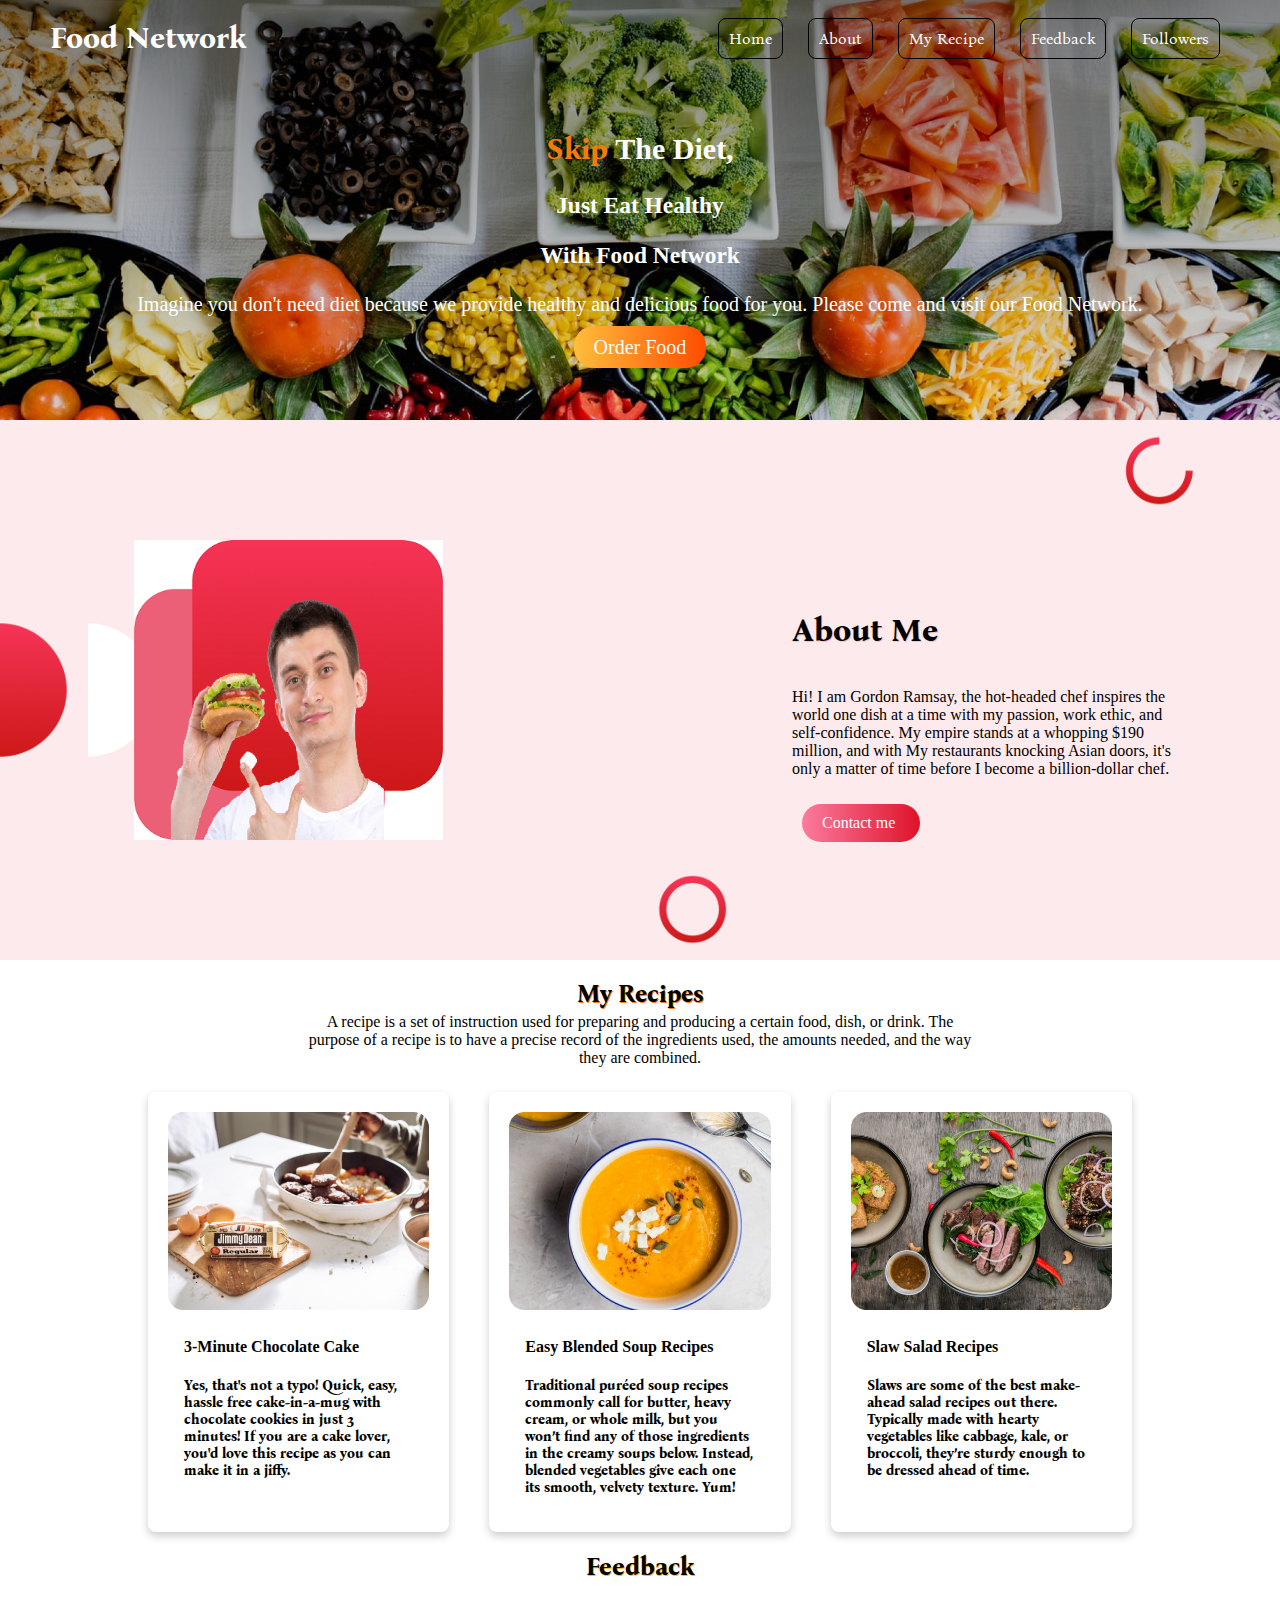
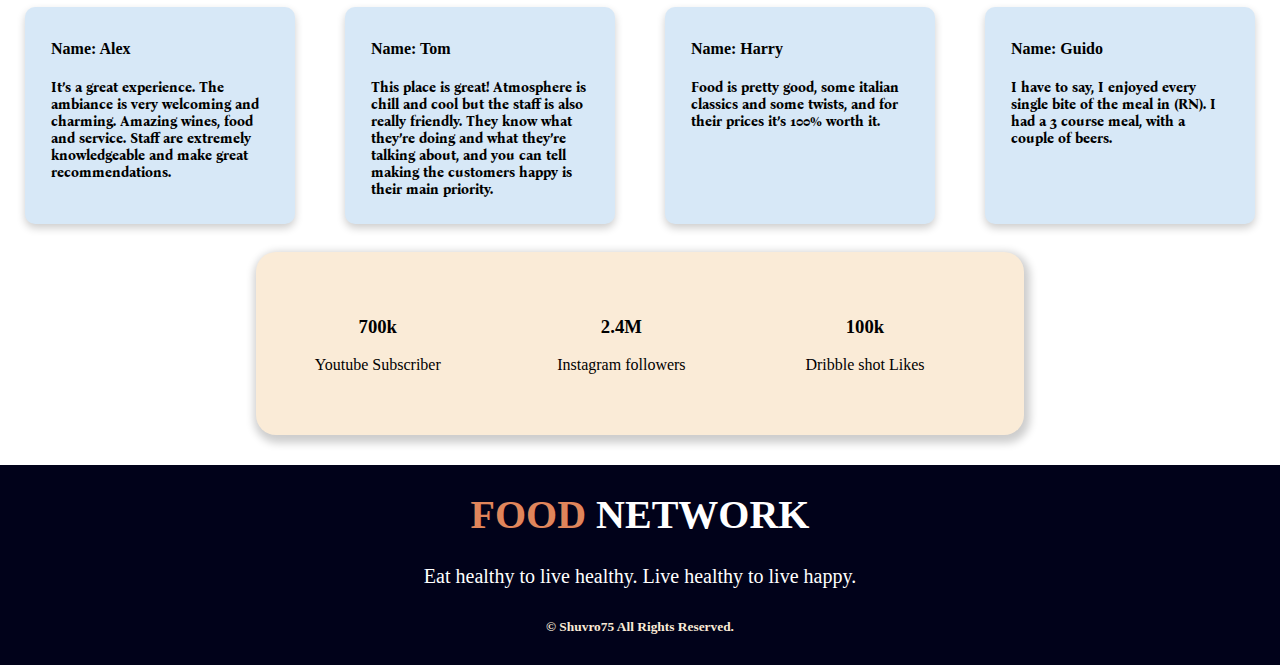
<file: index.html>
<!DOCTYPE html>
<html lang="en">
<head>
    <meta charset="UTF-8">
    <meta http-equiv="X-UA-Compatible" content="IE=edge">
    <meta name="viewport" content="width=device-width, initial-scale=1.0">
    <title>Food Network</title>
    <link rel="stylesheet" href="style.css">
    <link rel="preconnect" href="https://fonts.googleapis.com">
    <link rel="preconnect" href="https://fonts.gstatic.com" crossorigin>
    <link href="https://fonts.googleapis.com/css2?family=Bona+Nova:ital@1&display=swap" rel="stylesheet">
</head>
<body>
    <!-- banner section start-->
    <section class="header">
        <nav class="navbar">
            <div class="brand-image">
                <h1>Food Network</h1>
            </div>
            <div class="nav-links">
                <a href="">Home</a>
                <a href="#about">About</a>
                <a href="#recipe">My Recipe</a>
                <a href="#feedback-id">Feedback</a>
                <a href="#followers-id">Followers</a>
            </div>
        </nav>
        <div class="banner">
            <div class="text-banner">
                <h2><span>Skip</span> The Diet,</h2>
                <h3>Just Eat Healthy</h3>
                <h3>With Food Network</h3>
                <p>Imagine you don't need diet because we provide healthy and delicious food for you. Please come and visit our Food Network.</p>
                <a target="_blank" href="https://github.com/shuvro-baset/food-network">Order Food</a>
            </div>
        </div>
    </section>
    <!-- banner section end-->

    <!-- about section start-->
    <section class="about-section" id="about">
        <div class="about-half">
            <img src="images/male/banner-single.png" alt="">
        </div>
        <div class="about-half">
            <div class="about-text">
                <h1>About Me</h1>
            <p>
                Hi! I am Gordon Ramsay, the hot-headed chef inspires the world one dish at a time with my passion, work ethic, and self-confidence. My empire stands at a whopping $190 million, and with My restaurants knocking Asian doors, it's only a matter of time before I become a billion-dollar chef.
            </p> 
            <a target="_blank" href="https://www.linkedin.com/in/shuvro-baset/">Contact me</a>
            </div>
        </div>
    </section>

    <!-- about section end-->

    <!-- recipe section start-->
    <section class="my-recipies" id="recipe">
        <h2>My Recipes</h2> 
        <p class="recipe-text">A recipe is a set of instruction used for preparing and producing a certain food, dish, or drink. The purpose of a recipe is to have a precise record of the ingredients used, the amounts needed, and the way they are combined.</p>
        <div class="recipies">
            <div class="card">
                <img src="images/food/Project Cover.jpg" alt="Avatar" style="width:100%">
                <div class="container">
                    <h4><b>3-Minute Chocolate Cake</b></h4> 
                    <p>Yes, that's not a typo! Quick, easy, hassle free cake-in-a-mug with chocolate cookies in just 3 minutes! If you are a cake lover, you'd love this recipe as you can make it in a jiffy. </p> 
                </div>
            </div>
            <div class="card">
                <img src="images/food/Project Cover.png" alt="Avatar" style="width:100%">
                <div class="container">
                    <h4><b>Easy Blended Soup Recipes</b></h4> 
                    <p>Traditional puréed soup recipes commonly call for butter, heavy cream, or whole milk, but you won’t find any of those ingredients in the creamy soups below. Instead, blended vegetables give each one its smooth, velvety texture. Yum!</p> 
                </div>
            </div><div class="card">
                <img src="images/food/Project Cover1.jpg" alt="Avatar" style="width:100%">
                <div class="container">
                    <h4><b>Slaw Salad Recipes</b></h4> 
                    <p>Slaws are some of the best make-ahead salad recipes out there. Typically made with hearty vegetables like cabbage, kale, or broccoli, they’re sturdy enough to be dressed ahead of time.</p> 
                </div>
            </div>
        </div>
    </section>

    <!-- recipe section end-->


    <!-- feedback section start-->
    <section class="feedback" id="feedback-id">
        <h3>Feedback</h3>
        <div class="feedback-div">
            <div class="feedback-card">
                <div class="container">
                    <h4><b> Name: Alex</b></h4> 
                    <p>It’s a great experience. The ambiance is very welcoming and charming. Amazing wines, food and service. Staff are extremely knowledgeable and make great recommendations.</p> 
                </div>
            </div>
            <div class="feedback-card">
                <div class="container">
                    <h4><b> Name: Tom</b></h4> 
                    <p>This place is great! Atmosphere is chill and cool but the staff is also really friendly. They know what they’re doing and what they’re talking about, and you can tell making the customers happy is their main priority.</p> 
                </div>
            </div>
            <div class="feedback-card">
                <div class="container">
                    <h4><b> Name: Harry</b></h4> 
                    <p>Food is pretty good, some italian classics and some twists, and for their prices it’s 100% worth it.</p> 
                </div>
            </div>
            <div class="feedback-card">
                <div class="container">
                    <h4><b> Name: Guido</b></h4> 
                    <p> I have to say, I enjoyed every single bite of the meal in (RN). I had a 3 course meal, with a couple of beers.</p> 
                </div>
            </div>
        </div>
        </div>
    </section>

    <!--feedback section end-->


    <!--followers section start-->
    <section class="followers" id="followers-id">
        <div class="followers-div">
            <div class="follower-card">
                <h3>700k</h3>
                <p>Youtube Subscriber</p>
            </div>
            <div class="follower-card">
                <h3>2.4M</h3>
                <p>Instagram followers</p>
            </div>
            <div class="follower-card">
                <h3>100k</h3>
                <p>Dribble shot Likes</p>
            </div>
        </div>

    </section>
    <!-- follower section end -->


    <!--footer section start-->
    <section class="footer">
        <div class="footer-text">
            <h1> <span>Food</span> Network</h1>
            <p>Eat healthy to live healthy. Live healthy to live happy.</p> 
            <h6>© Shuvro75  All Rights Reserved.</h6>
        </div>
    </section>
    <!--footer section end-->

</body>
</html>
</file>
<file: style.css>
body {
  margin: 0;
  padding: 0;
  overflow-x: hidden;
  width: 100%;
  height: 50vh;
  background-image: url(images/food/Project\ Cover4.png);
  background-repeat: no-repeat;
  background-position: center;
  background-size: cover;
}

/* banner section  start */
.navbar {
  margin: 0;
  padding: 0 50px;
  display: flex;
  justify-content: space-between;
  flex-direction: row;
  align-items: center;
  font-family: "Bona Nova", serif;
}
.brand-image h1 {
  color: white;
  font-size: 30px;
}
.nav-links a {
  text-decoration: none;
  color: white;
  margin: 10px;
  padding: 10px;
  border: 1px solid black;
  border-radius: 8px;
}
.nav-links a:hover {
  color: black;
  background: linear-gradient(
    90deg,
    rgba(255, 190, 60, 0.9948354341736695) 0%,
    rgba(255, 76, 0, 1) 100%
  );
}

.banner {
  margin-top: 30px;
  font-size: 20px;
  display: flex;
  flex-direction: row;
  justify-content: center;
  align-items: center;
  text-align: center;
  color: white;
}
.text-banner span {
  color: rgb(243, 123, 11);
  font-family: "Bona Nova", serif;
}
.text-banner a {
  text-decoration: none;
  color: white;
  margin: 10px;
  padding: 10px 20px;
  background: rgb(255, 190, 60);
  background: linear-gradient(
    90deg,
    rgba(255, 190, 60, 0.9948354341736695) 0%,
    rgba(255, 76, 0, 1) 100%
  );
  border-radius: 20px;
}
.text-banner a:hover {
  color: black;
}

/* banner section  end */

/* about section  start */
.about-section {
  width: 100%;
  height: 60vh;
  margin-top: 61px;
  background-image: url(images/shapes/Frame\ 58.jpg);
  background-repeat: no-repeat;
  background-position: center;
  background-size: cover;
  display: flex;
  flex-direction: row;
  justify-content: space-between;
  align-items: center;
}
.about-half {
  width: 45%;
  display: flex;
  align-items: center;
  justify-content: center;
}
.about-half img {
  width: auto;
  height: 300px;
  padding: 20px;
  margin: 20px 40px;
}
.about-text {
  width: 400px;
  height: 200px;
  display: flex;
  flex-direction: column;
}
.about-text h1 {
  text-shadow: 1px 1px 0px #f0c5c5;
  font-family: "Bona Nova", serif;
}
.about-text a {
  width: 78px;
  text-decoration: none;
  color: white;
  margin: 10px;
  padding: 10px 20px;
  background: linear-gradient(90deg, rgb(251 123 159) 0%, rgb(222 19 41) 100%);
  border-radius: 20px;
}
.about-text a:hover {
  color: black;
}
/* about section end*/

/*recipe section start*/
.my-recipies {
  margin-top: 20px;
}
.recipe-text {
  text-align: center;
  margin: 5px 300px;

  justify-content: center;
  align-items: center;
}
.recipies {
  width: 80%;
  height: auto;
  display: flex;
  margin: 0 auto;
}
.my-recipies h2 {
  text-align: center;
  padding: 0;
  margin: 0;
  text-shadow: 1px 1px 0px #f87c17;
  font-family: "Bona Nova", serif;
}
.card img {
  width: 100%;
}
.card .title {
  position: relative;
}

.card {
  box-shadow: 0 4px 8px 0 rgba(0, 0, 0, 0.2);
  transition: 0.3s;
  width: 33%;
  margin-left: 30px;
  margin: 20px;
  padding: 20px;
  border-radius: 8px;
}

.card:hover {
  box-shadow: 0 8px 16px 0 rgba(0, 0, 0, 0.2);
}

.container {
  padding: 2px 16px;
}
.container p {
  font-size: 14px;
  font-family: "Bona Nova", serif;
  font-weight: bold;
}
/*  recipe section end  */

/* feedback section start*/
.feedback {
  width: 100%;
  height: 300px;
}
.feedback h3 {
  text-align: center;
  margin: 0;
  font-size: 25px;
  text-shadow: 1px 1px 0px #f8b930;
  font-family: "Bona Nova", serif;
}
.feedback-div {
  width: 100%;
  display: flex;
  margin: 0 auto;
}
.feedback-card {
  background: rgb(215, 232, 247);
  box-shadow: 0 4px 8px 0 rgba(0, 0, 0, 0.2);
  transition: 0.3s;
  width: 20%;
  margin: 25px;
  padding: 10px;
  border-radius: 10px;
}
/* feedback section end*/

/*followers section start*/
.followers {
  width: 100%;
  height: auto;
}
.followers-div {
  width: 60%;
  display: flex;
  margin: 0 auto;
  box-shadow: 2px 4px 8px 4px rgba(0, 0, 0, 0.2);
  border-radius: 20px;
  margin-bottom: 30px;
  background-color: antiquewhite;
}
.follower-card {
  text-align: center;
  width: 20%;
  margin: 35px;
  padding: 10px;
  border-radius: 10px;
}
/* followers section end */

/* footer section start*/
.footer {
  width: 100%;
  height: 200px;
  background: rgb(1, 2, 26);
  color: white;
  display: flex;
  justify-content: center;
  align-items: center;
  text-align: center;
}
.footer-text {
  font-size: 20px;
  font-weight: 400;
}
.footer-text h1 {
  text-transform: uppercase;
}
.footer span {
  color: rgb(224, 133, 91);
}
.footer-text h6 {
  color: antiquewhite;
}
/* footer section end */
</file>
